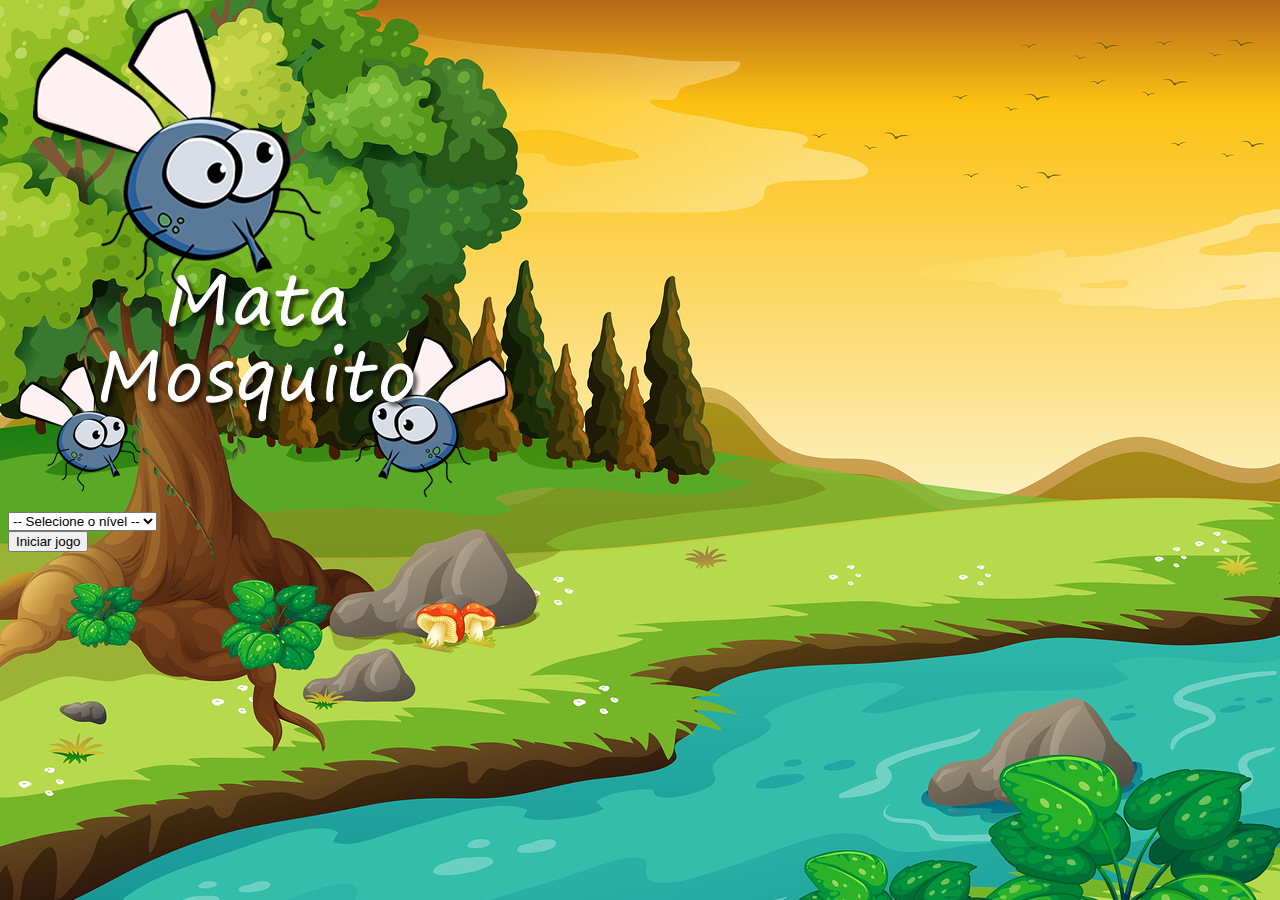
<file: index.html>
<!DOCTYPE html>
<html lang="pt-br">
<head>
    <meta charset="UTF-8">
    <meta http-equiv="X-UA-Compatible" content="IE=edge">
    <meta name="viewport" content="width=device-width, initial-scale=1.0">
    <title>Mata Mosquito</title>
    <link rel="stylesheet" href="https://cdn.jsdelivr.net/npm/bootstrap@4.6.0/dist/css/bootstrap.min.css" integrity="sha384-B0vP5xmATw1+K9KRQjQERJvTumQW0nPEzvF6L/Z6nronJ3oUOFUFpCjEUQouq2+l" crossorigin="anonymous">
    <link rel="stylesheet" href="style.css">
    <script src="jogo.js"></script>
    <script>

        function iniciarJogo () {

            var nivel = document.getElementById('nivel').value

            if (nivel == '') {
                alert('Selecione um nivel para iniciar o jogo')
                return false
            } else {
                //envia o nivel atráves do endereço (forma de enviar dados não usual, porem a que temos entendimento até agora)
                window.location.href = 'app.html?' + nivel
            }
        }

    </script>
</head>
<body>
    
    <div class="container">
        <div class="row">
            <div class="col d-flex justify-content-center">
                <img src="imagens/game.png">
            </div>
        </div>

        <div class="row">
            <div class="col d-flex justify-content-center mb-2">
                <div><!-- div para servir de flex-item e redimensionar o tamanho do select englobado -->
                    <select name="" id="nivel" class="form-control">
                        <option value="">-- Selecione o nível --</option>
                        <option value="normal">Normal</option>
                        <option value="dificil">Dificil</option>
                        <option value="extremo">Extremo</option>
                    </select>
                </div>
            </div>
        </div>

        <div class="row">
            <div class="col d-flex justify-content-center">
                <button class="btn btn-danger btn-lg" onclick="iniciarJogo()">Iniciar jogo</button>
            </div>
        </div>
    </div>

</body>
</html>
</file>
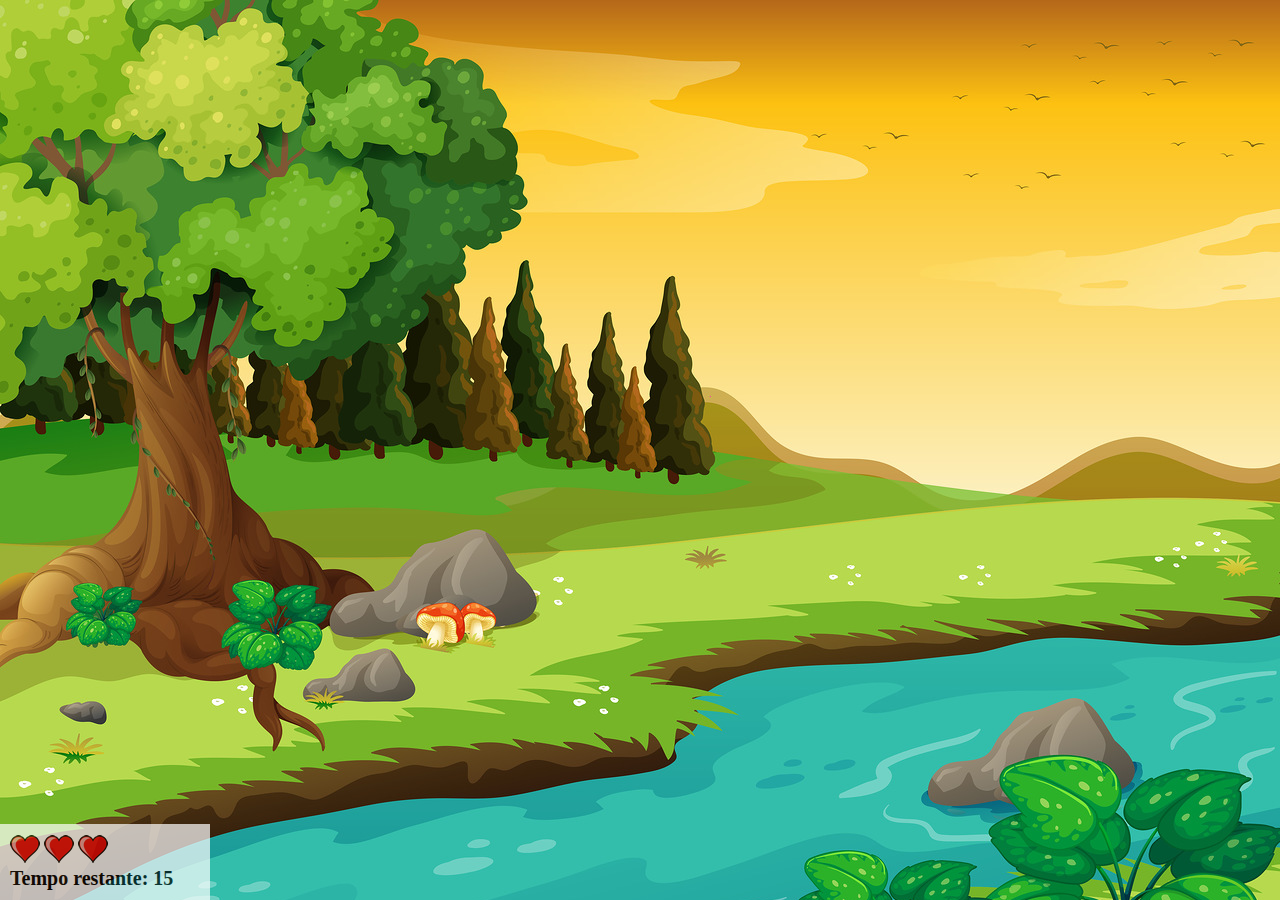
<file: app.html>
<!DOCTYPE html>
<html lang="pt-br">
<head>
    <meta charset="UTF-8">
    <meta http-equiv="X-UA-Compatible" content="IE=edge">
    <meta name="viewport" content="width=device-width, initial-scale=1.0">
    <title>Mata mosquito</title>
    <link rel="stylesheet" href="style.css">
    <script src="jogo.js"></script>
</head>
<body onresize="updateHW()">

    <div class="painel">
        <div class="vidas">
            <img id="v1" src="imagens/coracao_cheio.png">
            <img id="v2" src="imagens/coracao_cheio.png">
            <img id="v3" src="imagens/coracao_cheio.png">
        </div>

        <div class="cronometro">Tempo restante: <span id="cronometro"></span></div>
    </div>


    <script>
        document.getElementById('cronometro').innerHTML = tempo
        var criaMosquito = setInterval(function () {posicaoRandomica()}, criaMosquitoTempo)
    </script>
</body>
</html>
</file>
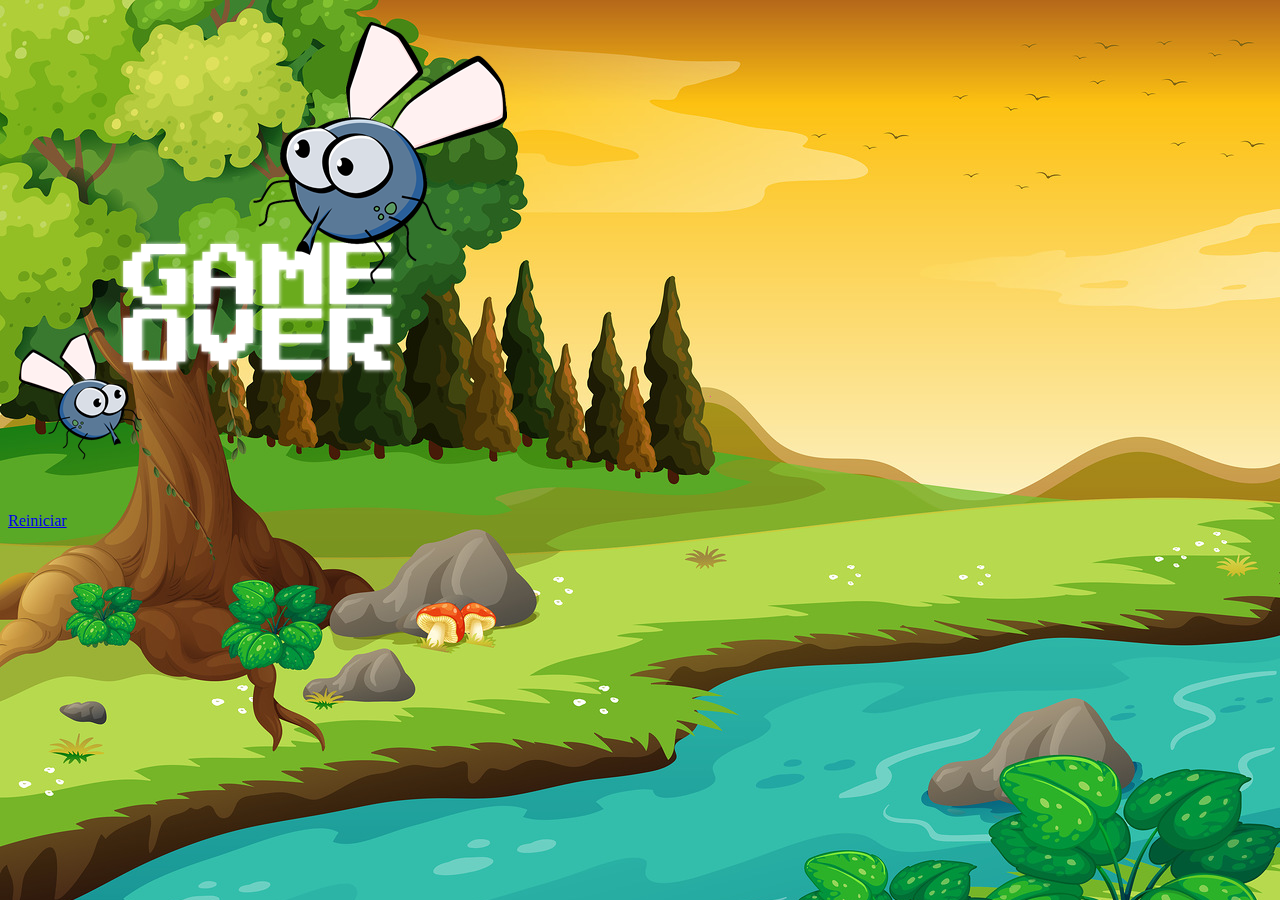
<file: fim_de_jogo.html>
<!DOCTYPE html>
<html lang="pt-br">
<head>
    <meta charset="UTF-8">
    <meta http-equiv="X-UA-Compatible" content="IE=edge">
    <meta name="viewport" content="width=device-width, initial-scale=1.0">
    <title>Mata Mosquito</title>
    <link rel="stylesheet" href="https://cdn.jsdelivr.net/npm/bootstrap@4.6.0/dist/css/bootstrap.min.css" integrity="sha384-B0vP5xmATw1+K9KRQjQERJvTumQW0nPEzvF6L/Z6nronJ3oUOFUFpCjEUQouq2+l" crossorigin="anonymous">
    <link rel="stylesheet" href="style.css">
</head>
<body>
    
    <div class="container">
        <div class="row">
            <div class="col d-flex justify-content-center">
                <img src="imagens/game_over.png">
            </div>
        </div>

        <div class="row">
            <div class="col d-flex justify-content-center">
                <a href="index.html" class="btn btn-dark btn-lg">Reiniciar</a>
            </div>
        </div>
    </div>

</body>
</html>
</file>
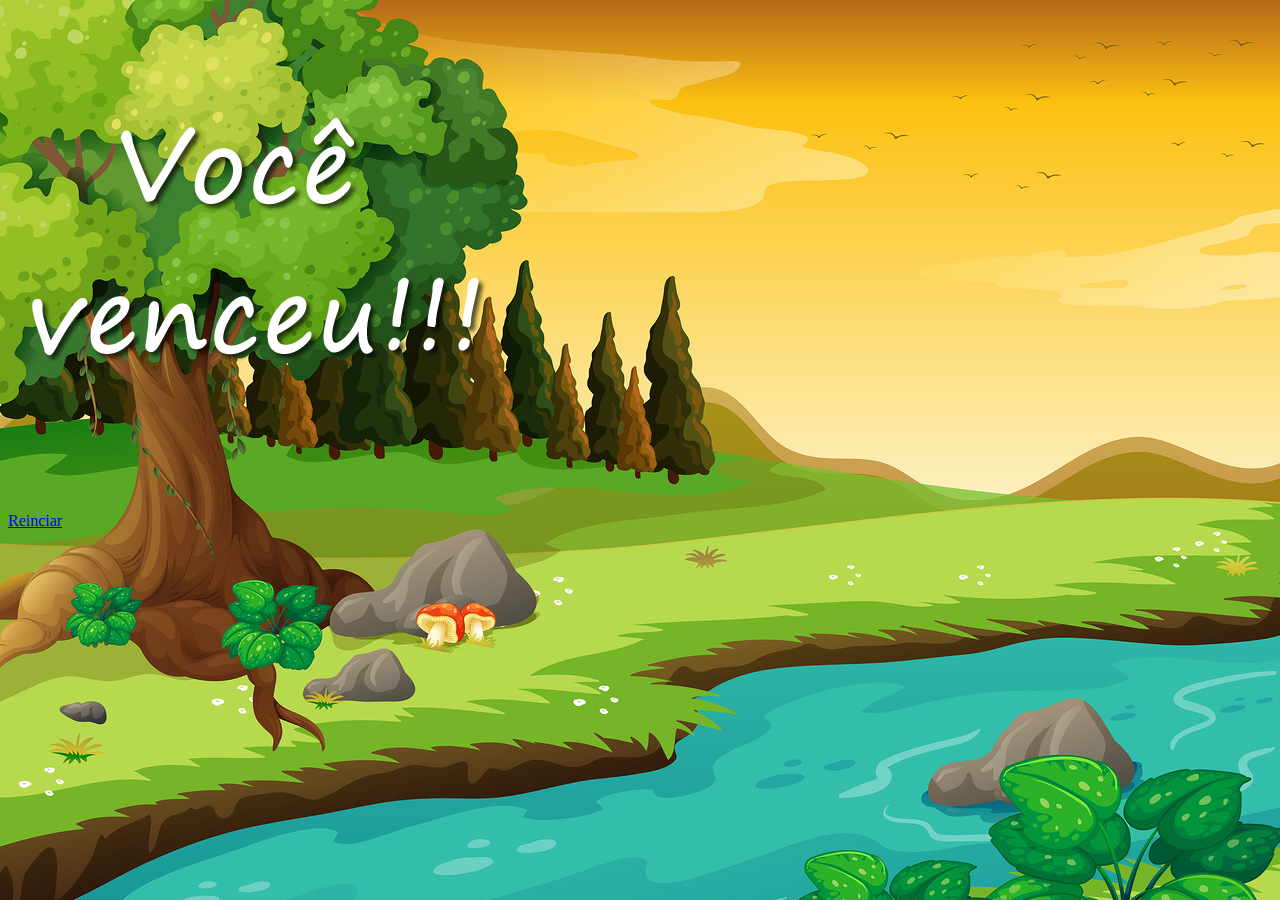
<file: vitoria.html>
<!DOCTYPE html>
<html lang="pt-br">
<head>
    <meta charset="UTF-8">
    <meta http-equiv="X-UA-Compatible" content="IE=edge">
    <meta name="viewport" content="width=device-width, initial-scale=1.0">
    <title>Mata Mosquito</title>
    <link rel="stylesheet" href="https://cdn.jsdelivr.net/npm/bootstrap@4.6.0/dist/css/bootstrap.min.css" integrity="sha384-B0vP5xmATw1+K9KRQjQERJvTumQW0nPEzvF6L/Z6nronJ3oUOFUFpCjEUQouq2+l" crossorigin="anonymous">
    <link rel="stylesheet" href="style.css">
</head>
<body>
    
    <div class="container">
        <div class="row">

            <div class="col-12 d-flex justify-content-center">
                <img src="imagens/vitoria.png">
            </div>

            <div class="col-12 d-flex justify-content-center">
                <a href="index.html" class="btn btn-dark btn-lg">Reinciar</a>
            </div>

        </div>
    </div>

</body>
</html>
</file>
<file: style.css>
html {
    cursor: url(imagens/mata_mosca.png) 30 30, auto;
}

body {
    background: url(imagens/bg.jpg) no-repeat;
    background-size: cover;
}

.mosquito1 {
    width: 50px;
    height: 50px;
}

.mosquito2 {
    width: 70px;
    height: 70px;
}

.mosquito3 {
    width: 90px;
    height: 90px;
}

.ladoA {
    transform: scaleX(1);
}

.ladoB {
    transform: scaleX(-1);
}

.painel {
    position: absolute;
    left: 0;
    bottom: 0;
    width: 190px;
    padding: 10px;
    border-top: solid 1px #fff;
    background: #fff;
    opacity: 0.7;
}

.vidas {
    float: left;
}

.cronometro {
    float: left;
    font-size: 20px;
    font-weight: bold;
}
</file>
